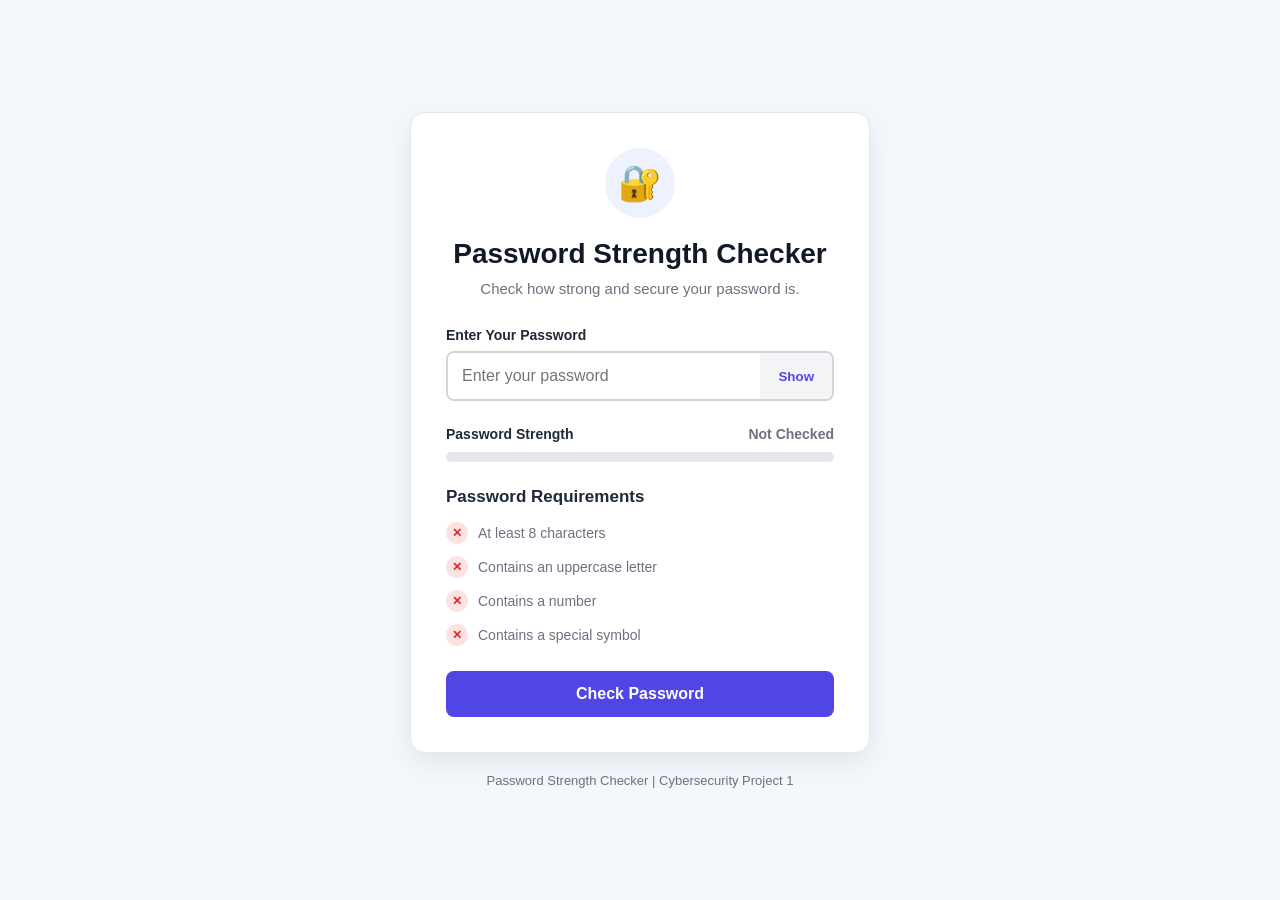
<file: Project-1-Password-Checker/index.html>
<!DOCTYPE html>
<html lang="en">
<head>
    <meta charset="UTF-8">
    <meta name="viewport" content="width=device-width, initial-scale=1.0">

    <title>Password Strength Checker</title>

    <link rel="stylesheet" href="style.css">
</head>

<body>

    <div class="container">

        <div class="card">

            <div class="icon">🔐</div>

            <h1>Password Strength Checker</h1>

            <p class="description">
                Check how strong and secure your password is.
            </p>

            <!-- Password Input -->
            <div class="input-group">

                <label for="password">Enter Your Password</label>

                <div class="password-box">

                    <input
                        type="password"
                        id="password"
                        placeholder="Enter your password"
                        autocomplete="new-password"
                    >

                    <button
                        type="button"
                        id="togglePassword"
                        class="show-btn"
                    >
                        Show
                    </button>

                </div>

            </div>

            <!-- Strength Result -->
            <div class="strength-section">

                <div class="strength-header">

                    <span>Password Strength</span>

                    <span id="strengthText">
                        Not Checked
                    </span>

                </div>

                <div class="progress-container">

                    <div
                        id="strengthBar"
                        class="progress-bar"
                    ></div>

                </div>

            </div>

            <!-- Requirements -->
            <div class="requirements">

                <h3>Password Requirements</h3>

                <div
                    id="lengthRequirement"
                    class="requirement"
                >
                    <span class="check">✕</span>
                    <span>At least 8 characters</span>
                </div>

                <div
                    id="uppercaseRequirement"
                    class="requirement"
                >
                    <span class="check">✕</span>
                    <span>Contains an uppercase letter</span>
                </div>

                <div
                    id="numberRequirement"
                    class="requirement"
                >
                    <span class="check">✕</span>
                    <span>Contains a number</span>
                </div>

                <div
                    id="symbolRequirement"
                    class="requirement"
                >
                    <span class="check">✕</span>
                    <span>Contains a special symbol</span>
                </div>

            </div>

            <!-- Check Button -->
            <button
                id="checkButton"
                class="check-button"
            >
                Check Password
            </button>

            <!-- Recommendation -->
            <div
                id="recommendation"
                class="recommendation hidden"
            ></div>

        </div>

        <p class="footer">
            Password Strength Checker | Cybersecurity Project 1
        </p>

    </div>

    <script src="script.js"></script>

</body>
</html>
</file>
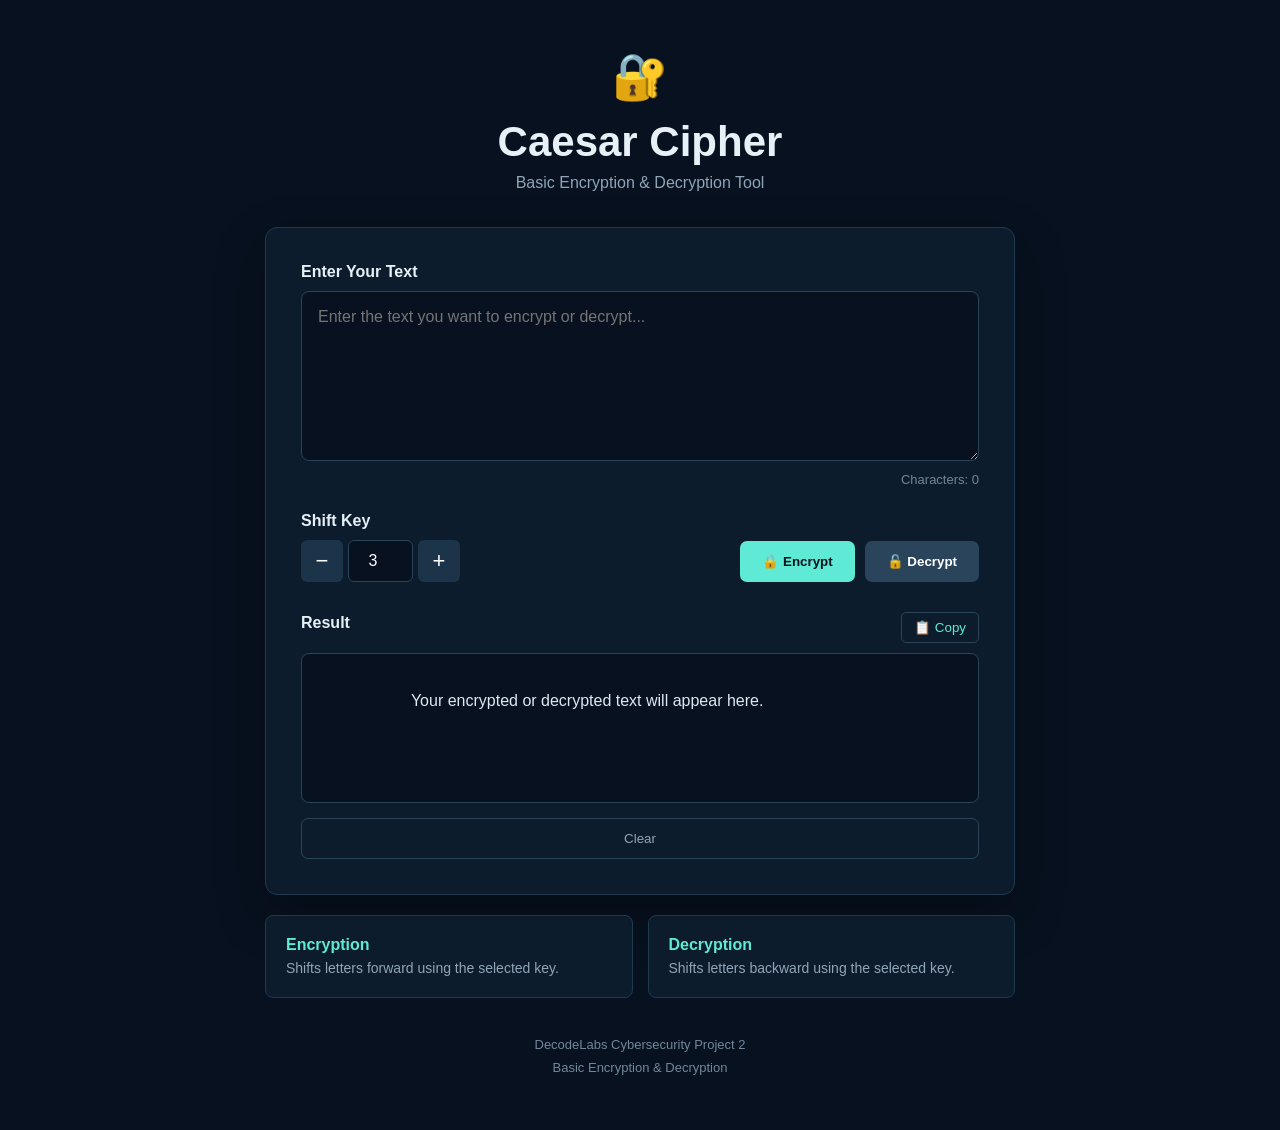
<file: Project-2-caesar-cipher-tool/web/index.html>
<!DOCTYPE html>
<html lang="en">
<head>
    <meta charset="UTF-8">
    <meta name="viewport" content="width=device-width, initial-scale=1.0">

    <title>Caesar Cipher | Encryption & Decryption</title>

    <link rel="stylesheet" href="style.css">
</head>

<body>

    <main class="container">

        <div class="header">
            <div class="icon">🔐</div>

            <h1>Caesar Cipher</h1>

            <p>
                Basic Encryption & Decryption Tool
            </p>
        </div>


        <div class="cipher-card">

            <div class="input-section">

                <label for="inputText">
                    Enter Your Text
                </label>

                <textarea
                    id="inputText"
                    placeholder="Enter the text you want to encrypt or decrypt..."
                ></textarea>

                <div class="character-count">
                    Characters: <span id="charCount">0</span>
                </div>

            </div>


            <div class="controls">

                <div class="key-section">

                    <label for="shiftKey">
                        Shift Key
                    </label>

                    <div class="key-control">

                        <button
                            type="button"
                            onclick="changeShift(-1)"
                        >
                            −
                        </button>

                        <input
                            type="number"
                            id="shiftKey"
                            value="3"
                            min="0"
                            max="25"
                        >

                        <button
                            type="button"
                            onclick="changeShift(1)"
                        >
                            +
                        </button>

                    </div>

                </div>


                <div class="buttons">

                    <button
                        class="encrypt-button"
                        onclick="encryptText()"
                    >
                        🔒 Encrypt
                    </button>

                    <button
                        class="decrypt-button"
                        onclick="decryptText()"
                    >
                        🔓 Decrypt
                    </button>

                </div>

            </div>


            <div class="output-section">

                <div class="output-header">

                    <label>
                        Result
                    </label>

                    <button
                        class="copy-button"
                        onclick="copyResult()"
                    >
                        📋 Copy
                    </button>

                </div>


                <div
                    id="outputText"
                    class="output"
                >
                    Your encrypted or decrypted text will appear here.
                </div>

            </div>


            <button
                class="clear-button"
                onclick="clearAll()"
            >
                Clear
            </button>

        </div>


        <div class="info">

            <div class="info-item">
                <strong>Encryption</strong>
                <span>
                    Shifts letters forward using the selected key.
                </span>
            </div>

            <div class="info-item">
                <strong>Decryption</strong>
                <span>
                    Shifts letters backward using the selected key.
                </span>
            </div>

        </div>


        <footer>
            <p>
                DecodeLabs Cybersecurity Project 2
            </p>

            <p>
                Basic Encryption & Decryption
            </p>
        </footer>

    </main>


    <script src="script.js"></script>

</body>
</html>
</file>
<file: Project-1-Password-Checker/style.css>
/* Reset */

* {
    margin: 0;
    padding: 0;
    box-sizing: border-box;
}


/* Body */

body {
    font-family: Arial, Helvetica, sans-serif;

    min-height: 100vh;

    display: flex;
    justify-content: center;
    align-items: center;

    background: #f4f7fb;

    color: #1f2937;
}


/* Main Container */

.container {
    width: 100%;
    max-width: 500px;

    padding: 20px;
}


/* Card */

.card {
    background: white;

    padding: 35px;

    border-radius: 15px;

    box-shadow:
        0 10px 30px rgba(0, 0, 0, 0.08);

    border: 1px solid #e5e7eb;
}


/* Icon */

.icon {
    width: 70px;
    height: 70px;

    margin: 0 auto 20px;

    display: flex;
    justify-content: center;
    align-items: center;

    border-radius: 50%;

    background: #eef2ff;

    font-size: 35px;
}


/* Heading */

h1 {
    text-align: center;

    font-size: 28px;

    margin-bottom: 10px;

    color: #111827;
}


/* Description */

.description {
    text-align: center;

    color: #6b7280;

    font-size: 15px;

    margin-bottom: 30px;
}


/* Input Group */

.input-group {
    margin-bottom: 25px;
}


.input-group label {
    display: block;

    font-weight: bold;

    font-size: 14px;

    margin-bottom: 8px;
}


/* Password Box */

.password-box {
    display: flex;

    border: 2px solid #d1d5db;

    border-radius: 8px;

    overflow: hidden;

    transition: 0.3s;
}


.password-box:focus-within {
    border-color: #4f46e5;
}


.password-box input {
    flex: 1;

    border: none;

    outline: none;

    padding: 14px;

    font-size: 16px;
}


.show-btn {
    border: none;

    background: #f3f4f6;

    padding: 0 18px;

    cursor: pointer;

    font-weight: bold;

    color: #4f46e5;
}


.show-btn:hover {
    background: #e5e7eb;
}


/* Strength Section */

.strength-section {
    margin-bottom: 25px;
}


.strength-header {
    display: flex;

    justify-content: space-between;

    margin-bottom: 10px;

    font-size: 14px;

    font-weight: bold;
}


#strengthText {
    color: #6b7280;
}


/* Progress Bar */

.progress-container {
    width: 100%;

    height: 10px;

    background: #e5e7eb;

    border-radius: 10px;

    overflow: hidden;
}


.progress-bar {
    height: 100%;

    width: 0%;

    border-radius: 10px;

    transition:
        width 0.3s ease,
        background-color 0.3s ease;
}


/* Requirements */

.requirements {
    margin-bottom: 25px;
}


.requirements h3 {
    font-size: 17px;

    margin-bottom: 15px;
}


.requirement {
    display: flex;

    align-items: center;

    gap: 10px;

    margin-bottom: 12px;

    font-size: 14px;

    color: #6b7280;
}


.check {
    width: 22px;
    height: 22px;

    display: flex;

    justify-content: center;
    align-items: center;

    border-radius: 50%;

    background: #fee2e2;

    color: #dc2626;

    font-size: 12px;

    font-weight: bold;
}


/* Requirement Passed */

.requirement.valid {
    color: #16a34a;
}


.requirement.valid .check {
    background: #dcfce7;

    color: #16a34a;
}


/* Check Button */

.check-button {
    width: 100%;

    padding: 14px;

    border: none;

    border-radius: 8px;

    background: #4f46e5;

    color: white;

    font-size: 16px;

    font-weight: bold;

    cursor: pointer;

    transition: 0.3s;
}


.check-button:hover {
    background: #4338ca;

    transform: translateY(-1px);
}


/* Recommendation */

.recommendation {
    margin-top: 20px;

    padding: 15px;

    border-radius: 8px;

    background: #f3f4f6;

    font-size: 14px;

    line-height: 1.6;
}


.recommendation strong {
    display: block;

    margin-bottom: 5px;
}


/* Hidden */

.hidden {
    display: none;
}


/* Footer */

.footer {
    text-align: center;

    margin-top: 20px;

    color: #6b7280;

    font-size: 13px;
}


/* Responsive Design */

@media (max-width: 500px) {

    .container {
        padding: 15px;
    }

    .card {
        padding: 25px 20px;
    }

    h1 {
        font-size: 24px;
    }

}
</file>
<file: Project-2-caesar-cipher-tool/web/style.css>
* {
    margin: 0;
    padding: 0;
    box-sizing: border-box;
}

body {
    min-height: 100vh;

    display: flex;
    justify-content: center;

    padding: 50px 20px;

    font-family:
        "Segoe UI",
        Arial,
        sans-serif;

    background: #07111f;

    color: #e8f0f7;
}


.container {
    width: 100%;
    max-width: 750px;
}


/* =========================
   HEADER
========================= */

.header {
    text-align: center;

    margin-bottom: 35px;
}

.icon {
    font-size: 45px;

    margin-bottom: 15px;
}

.header h1 {
    font-size: 42px;

    margin-bottom: 8px;
}

.header p {
    color: #91a5b8;

    font-size: 16px;
}


/* =========================
   MAIN CARD
========================= */

.cipher-card {
    padding: 35px;

    background: #0c1c2d;

    border: 1px solid #20394f;

    border-radius: 12px;

    box-shadow:
        0 20px 50px
        rgba(0, 0, 0, 0.3);
}


/* =========================
   INPUT
========================= */

.input-section label,
.key-section label,
.output-header label {
    display: block;

    margin-bottom: 10px;

    font-weight: 600;
}

textarea {
    width: 100%;

    min-height: 170px;

    padding: 16px;

    resize: vertical;

    background: #07111f;

    color: #ffffff;

    border: 1px solid #29445b;

    border-radius: 8px;

    font-size: 16px;

    font-family: inherit;

    outline: none;
}

textarea:focus {
    border-color: #5eead4;
}

.character-count {
    text-align: right;

    margin-top: 7px;

    color: #71879a;

    font-size: 13px;
}


/* =========================
   CONTROLS
========================= */

.controls {
    display: flex;

    justify-content: space-between;

    align-items: end;

    gap: 25px;

    margin-top: 25px;
}


.key-control {
    display: flex;

    align-items: center;

    gap: 5px;
}

.key-control button {
    width: 42px;

    height: 42px;

    border: none;

    border-radius: 6px;

    background: #1b3449;

    color: white;

    font-size: 22px;

    cursor: pointer;
}

.key-control button:hover {
    background: #29445b;
}

.key-control input {
    width: 65px;

    height: 42px;

    text-align: center;

    background: #07111f;

    color: white;

    border: 1px solid #29445b;

    border-radius: 6px;

    font-size: 16px;

    outline: none;
}

.key-control input:focus {
    border-color: #5eead4;
}


/* =========================
   BUTTONS
========================= */

.buttons {
    display: flex;

    gap: 10px;
}

.buttons button {
    padding: 13px 22px;

    border: none;

    border-radius: 7px;

    font-weight: 600;

    cursor: pointer;

    transition: 0.2s;
}

.buttons button:hover {
    transform: translateY(-2px);
}

.encrypt-button {
    background: #5eead4;

    color: #07111f;
}

.decrypt-button {
    background: #29445b;

    color: white;
}


/* =========================
   OUTPUT
========================= */

.output-section {
    margin-top: 30px;
}

.output-header {
    display: flex;

    justify-content: space-between;

    align-items: center;

    margin-bottom: 10px;
}

.copy-button {
    padding: 7px 12px;

    background: transparent;

    color: #5eead4;

    border: 1px solid #29445b;

    border-radius: 5px;

    cursor: pointer;
}

.copy-button:hover {
    background: #102436;
}

.output {
    min-height: 150px;

    padding: 20px;

    background: #07111f;

    border: 1px solid #29445b;

    border-radius: 8px;

    color: #dce8f2;

    word-break: break-word;

    white-space: pre-wrap;
}


/* =========================
   CLEAR BUTTON
========================= */

.clear-button {
    width: 100%;

    margin-top: 15px;

    padding: 12px;

    background: transparent;

    color: #91a5b8;

    border: 1px solid #29445b;

    border-radius: 7px;

    cursor: pointer;
}

.clear-button:hover {
    background: #102436;

    color: white;
}


/* =========================
   INFORMATION
========================= */

.info {
    display: grid;

    grid-template-columns: 1fr 1fr;

    gap: 15px;

    margin-top: 20px;
}

.info-item {
    padding: 20px;

    background: #0c1c2d;

    border: 1px solid #20394f;

    border-radius: 8px;
}

.info-item strong {
    display: block;

    margin-bottom: 5px;

    color: #5eead4;
}

.info-item span {
    color: #91a5b8;

    font-size: 14px;
}


/* =========================
   FOOTER
========================= */

footer {
    text-align: center;

    margin-top: 35px;

    color: #71879a;

    font-size: 13px;

    line-height: 1.8;
}


/* =========================
   RESPONSIVE
========================= */

@media (max-width: 600px) {

    body {
        padding: 30px 15px;
    }

    .cipher-card {
        padding: 25px 20px;
    }

    .header h1 {
        font-size: 34px;
    }

    .controls {
        flex-direction: column;

        align-items: stretch;
    }

    .key-section {
        display: flex;

        justify-content: space-between;

        align-items: center;
    }

    .buttons {
        display: grid;

        grid-template-columns: 1fr 1fr;
    }

    .buttons button {
        padding: 12px 5px;
    }

    .info {
        grid-template-columns: 1fr;
    }

}
</file>
